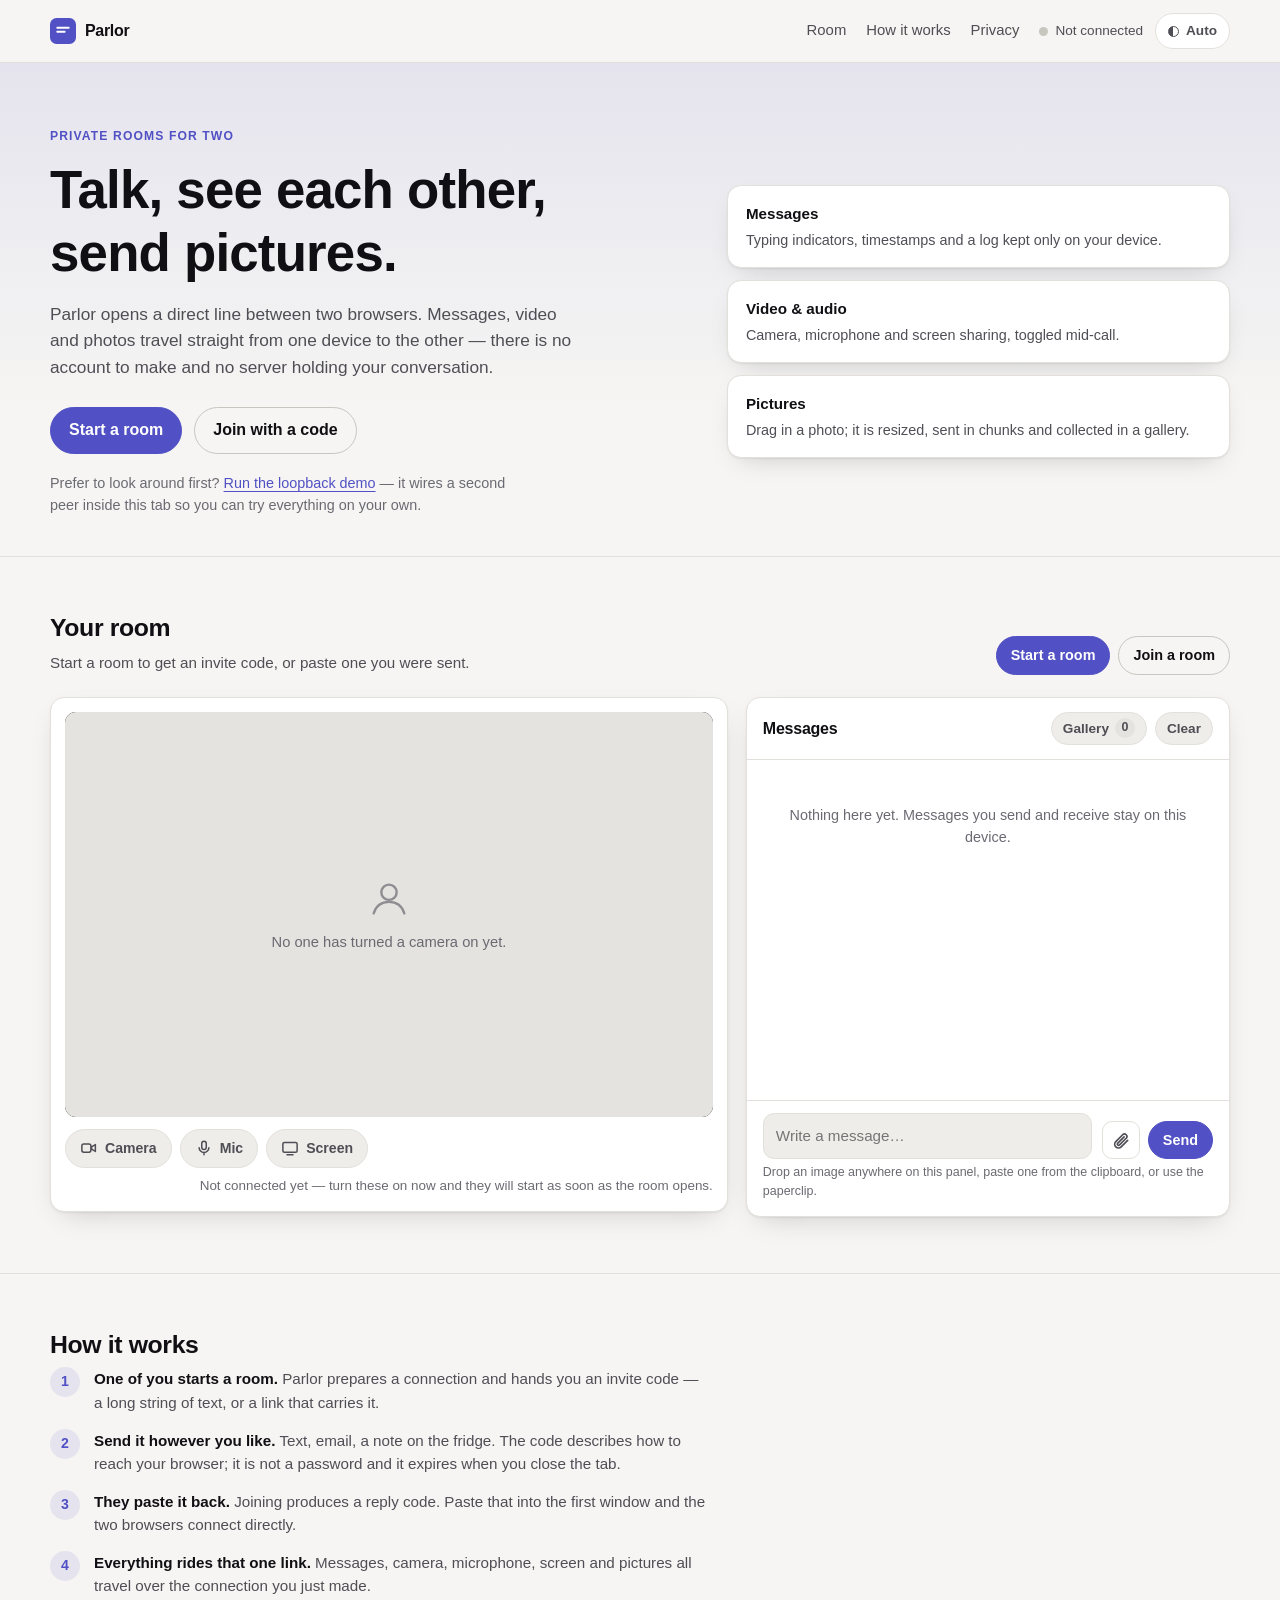
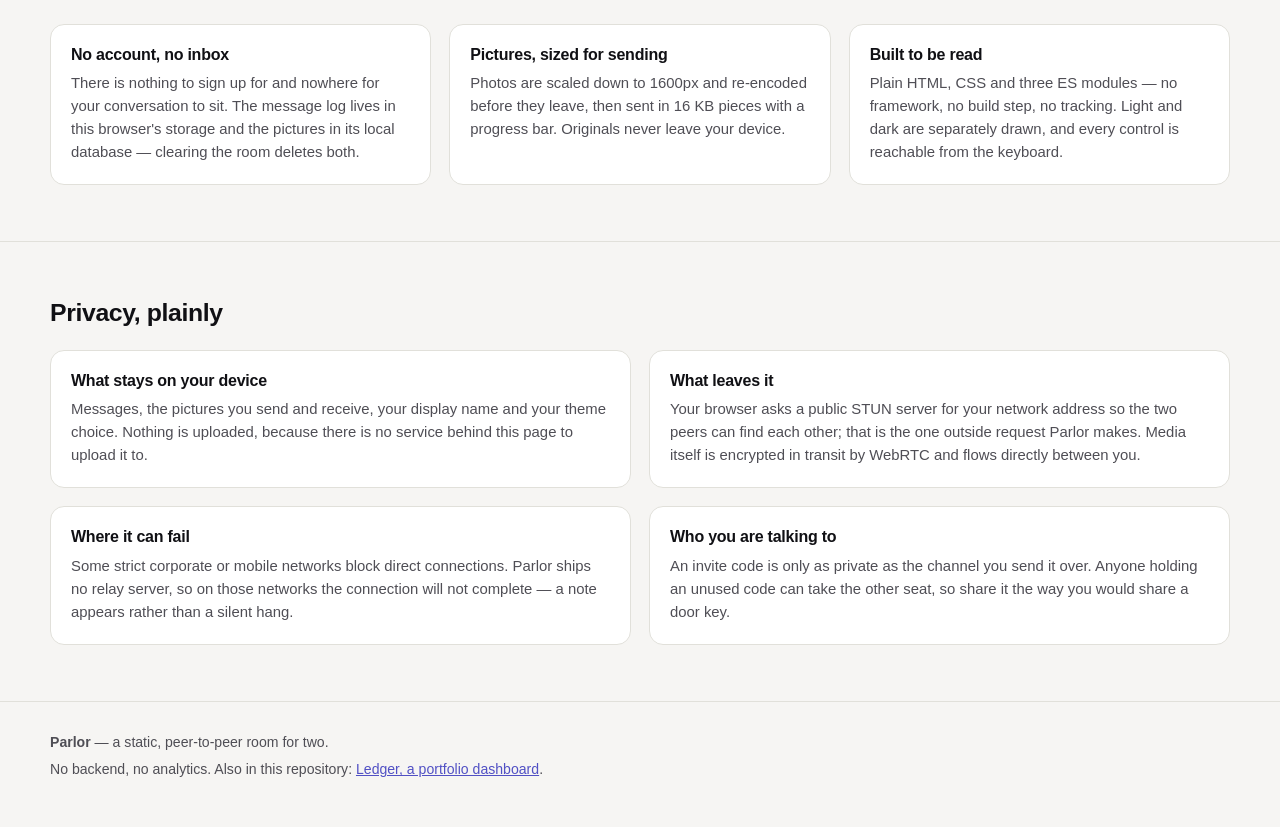
<file: index.html>
<!doctype html>
<html lang="en" data-theme="auto">
<head>
<meta charset="utf-8">
<meta name="viewport" content="width=device-width, initial-scale=1">
<title>Parlor — Messages, Video &amp; Photos</title>
<meta name="description" content="A private place to message, video chat and share pictures. Peer to peer, no account, no server in the middle.">
<link rel="icon" href="data:image/svg+xml,%3Csvg xmlns='http://www.w3.org/2000/svg' viewBox='0 0 32 32'%3E%3Crect width='32' height='32' rx='8' fill='%235b5bd6'/%3E%3Cpath d='M9 12h14M9 17h9' stroke='white' stroke-width='2.5' stroke-linecap='round'/%3E%3C/svg%3E">
<link rel="stylesheet" href="assets/styles.css">
</head>
<body>
<a class="skip" href="#main">Skip to content</a>

<header class="site-header">
  <div class="wrap header-inner">
    <a class="brand" href="#top">
      <svg class="brand-mark" viewBox="0 0 32 32" aria-hidden="true"><rect width="32" height="32" rx="8"/><path d="M9 12h14M9 17h9" fill="none" stroke-width="2.5" stroke-linecap="round"/></svg>
      <span>Parlor</span>
    </a>
    <nav class="nav" aria-label="Primary">
      <a href="#room">Room</a>
      <a href="#how">How it works</a>
      <a href="#privacy">Privacy</a>
    </nav>
    <div class="header-tools">
      <p class="status" id="status" role="status">
        <span class="status-dot" data-state="idle" id="status-dot" aria-hidden="true"></span>
        <span id="status-text">Not connected</span>
      </p>
      <button id="theme-toggle" class="theme-toggle" type="button" aria-label="Switch color theme">
        <span class="theme-dot" aria-hidden="true"></span><span id="theme-label">Auto</span>
      </button>
    </div>
  </div>
</header>

<main id="main">
  <section class="hero" id="top">
    <div class="wrap hero-inner">
      <div class="hero-copy">
        <p class="eyebrow">Private rooms for two</p>
        <h1>Talk, see each other, send pictures.</h1>
        <p class="lede">Parlor opens a direct line between two browsers. Messages, video and photos travel straight from one device to the other — there is no account to make and no server holding your conversation.</p>
        <div class="hero-actions">
          <button class="btn btn-primary" type="button" data-action="create">Start a room</button>
          <button class="btn btn-ghost" type="button" data-action="join">Join with a code</button>
        </div>
        <p class="hero-foot">Prefer to look around first? <button class="linkish" type="button" data-action="demo">Run the loopback demo</button> — it wires a second peer inside this tab so you can try everything on your own.</p>
      </div>
      <ul class="hero-points">
        <li><strong>Messages</strong><span>Typing indicators, timestamps and a log kept only on your device.</span></li>
        <li><strong>Video &amp; audio</strong><span>Camera, microphone and screen sharing, toggled mid-call.</span></li>
        <li><strong>Pictures</strong><span>Drag in a photo; it is resized, sent in chunks and collected in a gallery.</span></li>
      </ul>
    </div>
  </section>

  <section class="section" id="room" aria-labelledby="room-h">
    <div class="wrap">
      <div class="section-head">
        <div>
          <h2 id="room-h" class="section-title">Your room</h2>
          <p class="section-sub" id="room-sub">Start a room to get an invite code, or paste one you were sent.</p>
        </div>
        <div class="room-actions">
          <button class="btn btn-small btn-primary" type="button" data-action="create">Start a room</button>
          <button class="btn btn-small btn-ghost" type="button" data-action="join">Join a room</button>
          <button class="btn btn-small btn-danger" type="button" id="leave" hidden>Leave</button>
        </div>
      </div>

      <div class="room">
        <section class="stage card" aria-labelledby="stage-h">
          <h3 class="sr-only" id="stage-h">Video</h3>
          <div class="stage-video">
            <video id="remote-video" playsinline autoplay></video>
            <div class="stage-placeholder" id="stage-placeholder">
              <svg viewBox="0 0 48 48" aria-hidden="true"><circle cx="24" cy="18" r="8" fill="none" stroke-width="2.5"/><path d="M8 40c2.5-8 8.8-12 16-12s13.5 4 16 12" fill="none" stroke-width="2.5" stroke-linecap="round"/></svg>
              <p id="stage-placeholder-text">No one has turned a camera on yet.</p>
            </div>
            <div class="self-view" id="self-view" hidden>
              <video id="local-video" playsinline autoplay muted></video>
              <span class="self-label">You</span>
            </div>
            <p class="peer-badge" id="peer-badge" hidden></p>
          </div>
          <div class="stage-controls" role="group" aria-label="Call controls">
            <button class="ctl" type="button" id="btn-cam" aria-pressed="false">
              <svg viewBox="0 0 24 24" aria-hidden="true"><rect x="2.5" y="6.5" width="12" height="11" rx="2.5" fill="none" stroke-width="2"/><path d="M15.5 10.5l5-3v9l-5-3z" fill="none" stroke-width="2" stroke-linejoin="round"/></svg>
              <span>Camera</span>
            </button>
            <button class="ctl" type="button" id="btn-mic" aria-pressed="false">
              <svg viewBox="0 0 24 24" aria-hidden="true"><rect x="9" y="3" width="6" height="11" rx="3" fill="none" stroke-width="2"/><path d="M5.5 11.5a6.5 6.5 0 0013 0M12 18v3" fill="none" stroke-width="2" stroke-linecap="round"/></svg>
              <span>Mic</span>
            </button>
            <button class="ctl" type="button" id="btn-share" aria-pressed="false">
              <svg viewBox="0 0 24 24" aria-hidden="true"><rect x="2.5" y="4.5" width="19" height="13" rx="2" fill="none" stroke-width="2"/><path d="M8 21h8" fill="none" stroke-width="2" stroke-linecap="round"/></svg>
              <span>Screen</span>
            </button>
            <span class="ctl-note" id="ctl-note">Connect to a peer to start sending video.</span>
          </div>
        </section>

        <section class="chat card" aria-labelledby="chat-h">
          <div class="chat-head">
            <h3 id="chat-h">Messages</h3>
            <div class="chat-head-tools">
              <button class="chip" type="button" id="btn-gallery" aria-expanded="false" aria-controls="gallery">Gallery <span class="count" id="gallery-count">0</span></button>
              <button class="chip" type="button" id="btn-clear">Clear</button>
            </div>
          </div>

          <ol class="log" id="log" aria-live="polite" aria-relevant="additions" tabindex="0">
            <li class="empty" id="log-empty">Nothing here yet. Messages you send and receive stay on this device.</li>
          </ol>

          <p class="typing" id="typing" hidden><span></span><span></span><span></span> <em id="typing-name">Someone is typing…</em></p>

          <form class="composer" id="composer" autocomplete="off">
            <label class="sr-only" for="msg">Message</label>
            <textarea id="msg" name="msg" rows="1" placeholder="Write a message…" maxlength="4000"></textarea>
            <div class="composer-tools">
              <button class="icon-btn" type="button" id="btn-attach" aria-label="Attach pictures">
                <svg viewBox="0 0 24 24" aria-hidden="true"><path d="M20 12.5l-7.8 7.8a4.5 4.5 0 01-6.4-6.4l8.5-8.5a3 3 0 014.2 4.2l-8.5 8.5a1.5 1.5 0 01-2.1-2.1l7.8-7.8" fill="none" stroke-width="2" stroke-linecap="round" stroke-linejoin="round"/></svg>
              </button>
              <input type="file" id="file" accept="image/*" multiple hidden>
              <button class="btn btn-primary btn-small" type="submit" id="send">Send</button>
            </div>
          </form>
          <p class="composer-hint">Drop an image anywhere on this panel, paste one from the clipboard, or use the paperclip.</p>
        </section>
      </div>

      <section class="gallery card" id="gallery" hidden aria-labelledby="gallery-h">
        <div class="chat-head">
          <h3 id="gallery-h">Shared pictures</h3>
          <button class="chip" type="button" id="btn-gallery-close">Close</button>
        </div>
        <div class="gallery-grid" id="gallery-grid"></div>
        <p class="empty" id="gallery-empty">Pictures sent in this room will collect here.</p>
      </section>
    </div>
  </section>

  <section class="section" id="how" aria-labelledby="how-h">
    <div class="wrap">
      <h2 id="how-h" class="section-title">How it works</h2>
      <ol class="steps">
        <li><strong>One of you starts a room.</strong> Parlor prepares a connection and hands you an invite code — a long string of text, or a link that carries it.</li>
        <li><strong>Send it however you like.</strong> Text, email, a note on the fridge. The code describes how to reach your browser; it is not a password and it expires when you close the tab.</li>
        <li><strong>They paste it back.</strong> Joining produces a reply code. Paste that into the first window and the two browsers connect directly.</li>
        <li><strong>Everything rides that one link.</strong> Messages, camera, microphone, screen and pictures all travel over the connection you just made.</li>
      </ol>
      <div class="grid-3">
        <article class="feature">
          <h3>No account, no inbox</h3>
          <p>There is nothing to sign up for and nowhere for your conversation to sit. The message log lives in this browser's storage and the pictures in its local database — clearing the room deletes both.</p>
        </article>
        <article class="feature">
          <h3>Pictures, sized for sending</h3>
          <p>Photos are scaled down to 1600px and re-encoded before they leave, then sent in 16&nbsp;KB pieces with a progress bar. Originals never leave your device.</p>
        </article>
        <article class="feature">
          <h3>Built to be read</h3>
          <p>Plain HTML, CSS and three ES modules — no framework, no build step, no tracking. Light and dark are separately drawn, and every control is reachable from the keyboard.</p>
        </article>
      </div>
    </div>
  </section>

  <section class="section" id="privacy" aria-labelledby="privacy-h">
    <div class="wrap">
      <h2 id="privacy-h" class="section-title">Privacy, plainly</h2>
      <div class="grid-2">
        <article class="feature">
          <h3>What stays on your device</h3>
          <p>Messages, the pictures you send and receive, your display name and your theme choice. Nothing is uploaded, because there is no service behind this page to upload it to.</p>
        </article>
        <article class="feature">
          <h3>What leaves it</h3>
          <p>Your browser asks a public STUN server for your network address so the two peers can find each other; that is the one outside request Parlor makes. Media itself is encrypted in transit by WebRTC and flows directly between you.</p>
        </article>
        <article class="feature">
          <h3>Where it can fail</h3>
          <p>Some strict corporate or mobile networks block direct connections. Parlor ships no relay server, so on those networks the connection will not complete — a note appears rather than a silent hang.</p>
        </article>
        <article class="feature">
          <h3>Who you are talking to</h3>
          <p>An invite code is only as private as the channel you send it over. Anyone holding an unused code can take the other seat, so share it the way you would share a door key.</p>
        </article>
      </div>
    </div>
  </section>
</main>

<footer class="site-footer">
  <div class="wrap footer-inner">
    <p><strong>Parlor</strong> — a static, peer-to-peer room for two.</p>
    <p class="muted">No backend, no analytics. Also in this repository: <a href="ledger/">Ledger, a portfolio dashboard</a>.</p>
  </div>
</footer>

<dialog class="sheet" id="connect">
  <form method="dialog" class="sheet-close-form"><button class="sheet-close" aria-label="Close">×</button></form>
  <h2 id="connect-title">Start a room</h2>
  <p class="sheet-sub" id="connect-sub"></p>

  <ol class="sheet-steps" id="sheet-steps">
    <li data-step="1">
      <h3 id="step1-h">Step one</h3>
      <p class="step-sub" id="step1-sub"></p>
      <div class="code-block" id="step1-out">
        <label class="sr-only" for="out-code">Your code</label>
        <textarea id="out-code" readonly rows="3" spellcheck="false"></textarea>
        <div class="code-tools">
          <button class="btn btn-small" type="button" id="copy-code">Copy code</button>
          <button class="btn btn-small btn-ghost" type="button" id="copy-link">Copy invite link</button>
          <span class="copy-note" id="copy-note" role="status"></span>
        </div>
      </div>
      <div class="code-block" id="step1-in" hidden>
        <label class="sr-only" for="in-code">Paste the invite code</label>
        <textarea id="in-code" rows="3" spellcheck="false" placeholder="Paste the invite code you were sent…"></textarea>
        <div class="code-tools">
          <button class="btn btn-small btn-primary" type="button" id="accept-code">Generate my reply</button>
          <span class="copy-note" id="accept-note" role="status"></span>
        </div>
      </div>
      <p class="working" id="step1-working" hidden>Preparing the connection…</p>
    </li>
    <li data-step="2">
      <h3 id="step2-h">Step two</h3>
      <p class="step-sub" id="step2-sub"></p>
      <div class="code-block" id="step2-in">
        <label class="sr-only" for="reply-code">Paste their reply</label>
        <textarea id="reply-code" rows="3" spellcheck="false" placeholder="Paste the reply code here…"></textarea>
        <div class="code-tools">
          <button class="btn btn-small btn-primary" type="button" id="finish">Connect</button>
          <span class="copy-note" id="finish-note" role="status"></span>
        </div>
      </div>
      <p class="working" id="step2-waiting" hidden>Waiting for them to connect…</p>
    </li>
  </ol>

  <div class="sheet-foot">
    <label class="field">
      <span>Your display name</span>
      <input type="text" id="display-name" maxlength="24" placeholder="Anon">
    </label>
    <p class="sheet-error" id="sheet-error" role="alert" hidden></p>
  </div>
</dialog>

<dialog class="lightbox" id="lightbox">
  <form method="dialog" class="sheet-close-form"><button class="sheet-close" aria-label="Close">×</button></form>
  <img id="lightbox-img" alt="">
  <p class="lightbox-cap" id="lightbox-cap"></p>
  <a class="btn btn-small" id="lightbox-download" download>Download</a>
</dialog>

<div class="drop-veil" id="drop-veil" hidden><p>Drop pictures to send</p></div>

<script type="module" src="assets/app.js"></script>
</body>
</html>
</file>
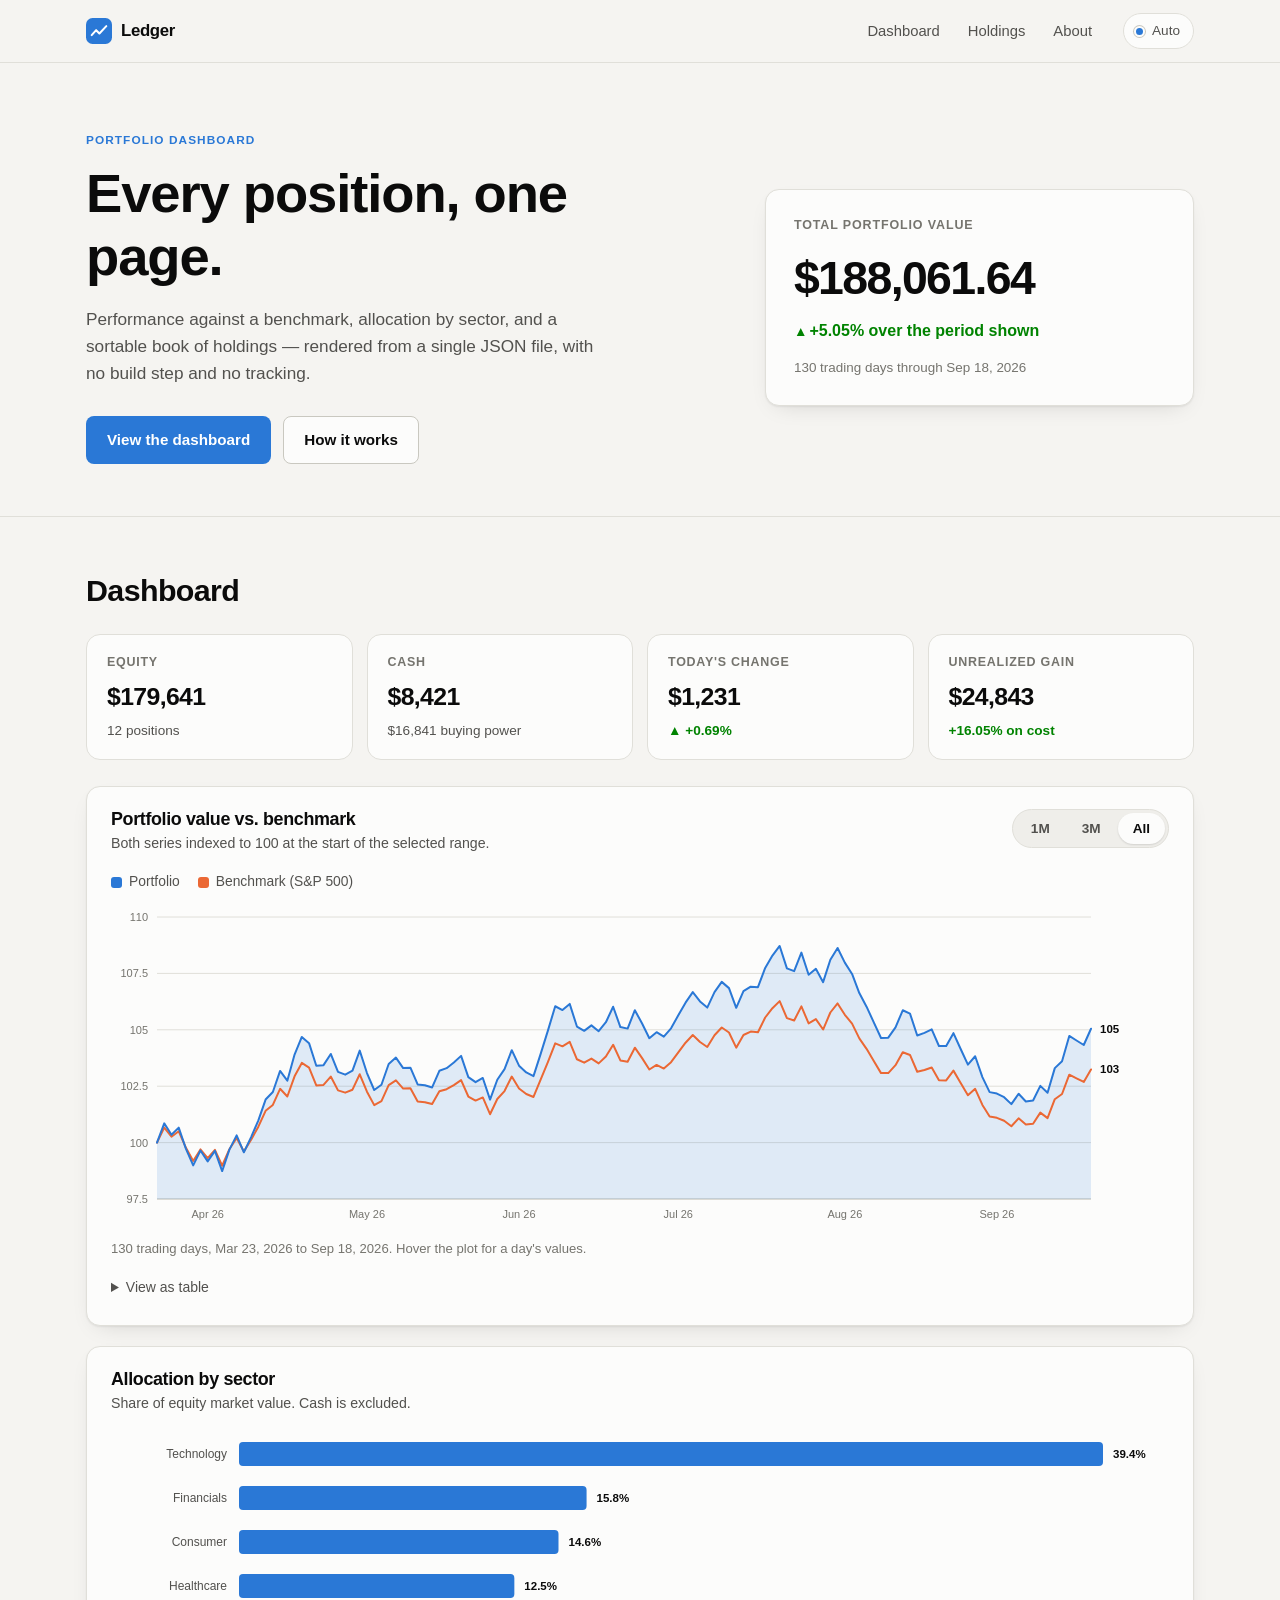
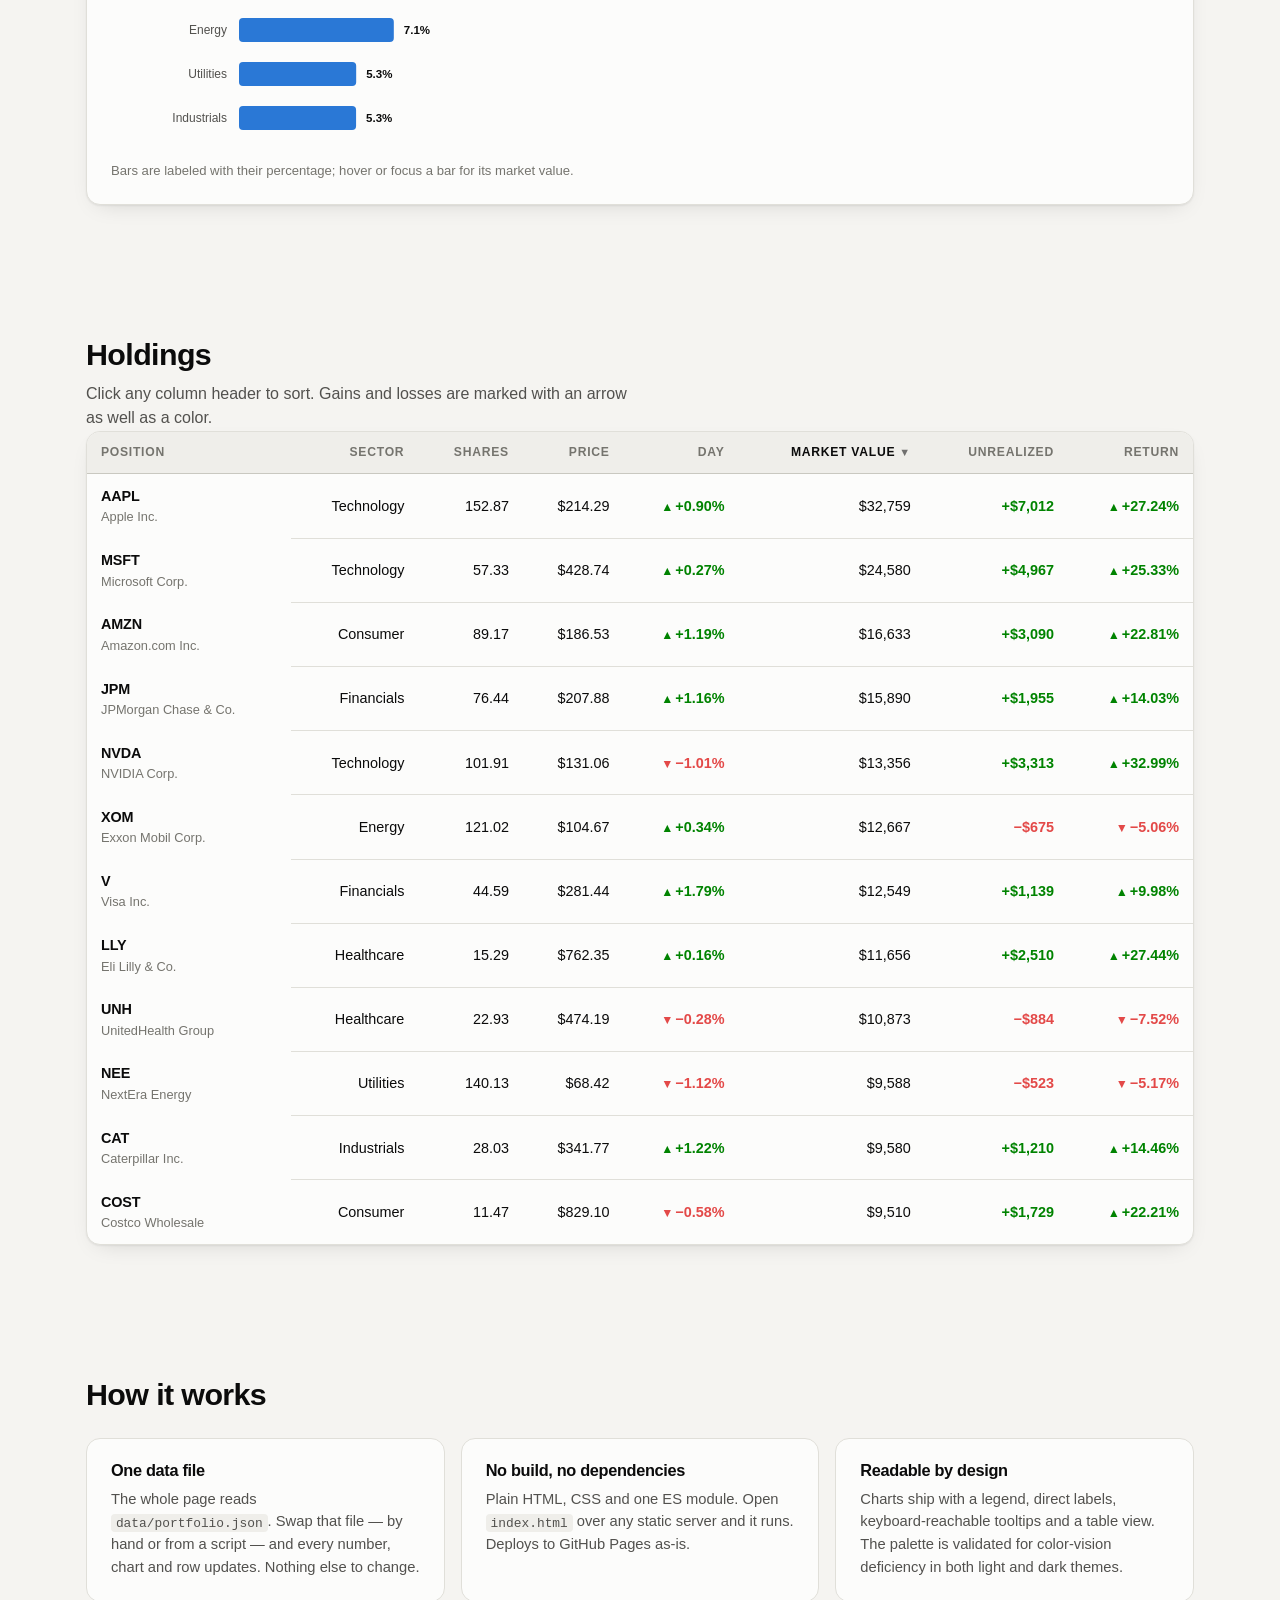
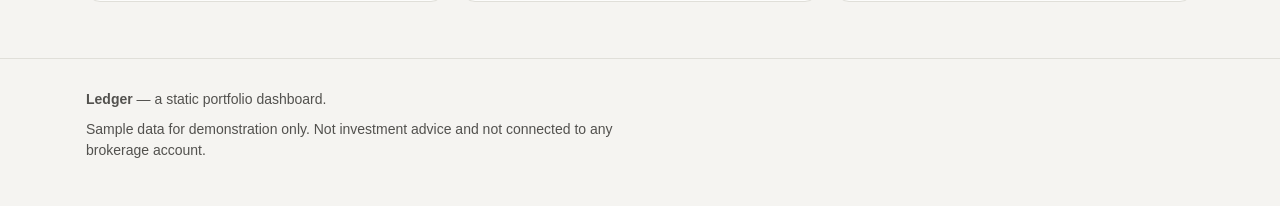
<file: ledger/index.html>
<!doctype html>
<html lang="en" data-theme="auto">
<head>
<meta charset="utf-8">
<meta name="viewport" content="width=device-width, initial-scale=1">
<title>Ledger — Portfolio Dashboard</title>
<meta name="description" content="A lightweight portfolio dashboard: performance, allocation and holdings in one page.">
<link rel="icon" href="data:image/svg+xml,%3Csvg xmlns='http://www.w3.org/2000/svg' viewBox='0 0 32 32'%3E%3Crect width='32' height='32' rx='8' fill='%232a78d6'/%3E%3Cpath d='M7 21l5.5-6 4 4L25 10' stroke='white' stroke-width='2.5' fill='none' stroke-linecap='round' stroke-linejoin='round'/%3E%3C/svg%3E">
<link rel="stylesheet" href="assets/styles.css">
</head>
<body>
<a class="skip" href="#main">Skip to content</a>

<header class="site-header">
  <div class="wrap header-inner">
    <a class="brand" href="#top">
      <svg class="brand-mark" viewBox="0 0 32 32" aria-hidden="true"><rect width="32" height="32" rx="8"/><path d="M7 21l5.5-6 4 4L25 10" fill="none" stroke-width="2.5" stroke-linecap="round" stroke-linejoin="round"/></svg>
      <span>Ledger</span>
    </a>
    <nav class="nav" aria-label="Primary">
      <a href="#dashboard">Dashboard</a>
      <a href="#holdings">Holdings</a>
      <a href="#about">About</a>
    </nav>
    <button id="theme-toggle" class="theme-toggle" type="button" aria-label="Switch color theme">
      <span class="theme-dot" aria-hidden="true"></span><span id="theme-label">Auto</span>
    </button>
  </div>
</header>

<main id="main">
  <section class="hero" id="top">
    <div class="wrap hero-inner">
      <div class="hero-copy">
        <p class="eyebrow">Portfolio dashboard</p>
        <h1>Every position, one page.</h1>
        <p class="lede">Performance against a benchmark, allocation by sector, and a sortable book of holdings — rendered from a single JSON file, with no build step and no tracking.</p>
        <div class="hero-actions">
          <a class="btn btn-primary" href="#dashboard">View the dashboard</a>
          <a class="btn btn-ghost" href="#about">How it works</a>
        </div>
      </div>
      <div class="hero-figure">
        <p class="hero-figure-label">Total portfolio value</p>
        <p class="hero-number" id="hero-value">—</p>
        <p class="hero-delta" id="hero-delta"></p>
        <p class="hero-foot" id="hero-foot"></p>
      </div>
    </div>
  </section>

  <section class="section" id="dashboard" aria-labelledby="dashboard-h">
    <div class="wrap">
      <h2 id="dashboard-h" class="section-title">Dashboard</h2>

      <div class="tiles" id="tiles"></div>

      <div class="card">
        <div class="card-head">
          <div>
            <h3 class="card-title">Portfolio value vs. benchmark</h3>
            <p class="card-sub">Both series indexed to 100 at the start of the selected range.</p>
          </div>
          <div class="filters" role="group" aria-label="Time range">
            <button type="button" data-range="30">1M</button>
            <button type="button" data-range="90">3M</button>
            <button type="button" data-range="0" aria-pressed="true">All</button>
          </div>
        </div>
        <div class="legend" id="perf-legend"></div>
        <figure class="figure">
          <div class="chart" id="perf-chart"></div>
          <figcaption class="figure-cap" id="perf-cap"></figcaption>
        </figure>
        <details class="table-view">
          <summary>View as table</summary>
          <div class="table-scroll"><table id="perf-table"><caption class="sr-only">Portfolio and benchmark values, monthly</caption></table></div>
        </details>
      </div>

      <div class="card">
        <div class="card-head">
          <div>
            <h3 class="card-title">Allocation by sector</h3>
            <p class="card-sub">Share of equity market value. Cash is excluded.</p>
          </div>
        </div>
        <figure class="figure">
          <div class="chart" id="alloc-chart"></div>
          <figcaption class="figure-cap">Bars are labeled with their percentage; hover or focus a bar for its market value.</figcaption>
        </figure>
      </div>
    </div>
  </section>

  <section class="section" id="holdings" aria-labelledby="holdings-h">
    <div class="wrap">
      <h2 id="holdings-h" class="section-title">Holdings</h2>
      <p class="section-sub">Click any column header to sort. Gains and losses are marked with an arrow as well as a color.</p>
      <div class="card card-flush">
        <div class="table-scroll">
          <table class="holdings" id="holdings-table">
            <caption class="sr-only">Current holdings with market value and unrealized gain or loss</caption>
          </table>
        </div>
      </div>
    </div>
  </section>

  <section class="section" id="about" aria-labelledby="about-h">
    <div class="wrap">
      <h2 id="about-h" class="section-title">How it works</h2>
      <div class="grid-3">
        <article class="feature">
          <h3>One data file</h3>
          <p>The whole page reads <code>data/portfolio.json</code>. Swap that file — by hand or from a script — and every number, chart and row updates. Nothing else to change.</p>
        </article>
        <article class="feature">
          <h3>No build, no dependencies</h3>
          <p>Plain HTML, CSS and one ES module. Open <code>index.html</code> over any static server and it runs. Deploys to GitHub Pages as-is.</p>
        </article>
        <article class="feature">
          <h3>Readable by design</h3>
          <p>Charts ship with a legend, direct labels, keyboard-reachable tooltips and a table view. The palette is validated for color-vision deficiency in both light and dark themes.</p>
        </article>
      </div>
    </div>
  </section>
</main>

<footer class="site-footer">
  <div class="wrap footer-inner">
    <p><strong>Ledger</strong> — a static portfolio dashboard.</p>
    <p class="disclaimer" id="disclaimer"></p>
  </div>
</footer>

<script type="module" src="assets/app.js"></script>
</body>
</html>
</file>
<file: assets/styles.css>
/* ── Tokens ────────────────────────────────────────────────────────────── */
:root {
  color-scheme: light;

  --surface-0: #f6f5f3;
  --surface-1: #ffffff;
  --surface-2: #eeedea;
  --surface-3: #e4e3df;
  --border:    #e1e0da;
  --border-strong: #c7c6bf;

  --text-primary:   #101014;
  --text-secondary: #4f4e55;
  --text-muted:     #6a6a72;
  --text-onaccent:  #ffffff;

  --accent:       #5150c4;
  --accent-hover: #403fa8;
  --accent-soft:  rgba(81, 80, 196, .10);
  --accent-ring:  rgba(81, 80, 196, .38);

  --good:     #0a7d42;
  --warn:     #9a6400;
  --critical: #c33b3a;

  --bubble-me:   #5150c4;
  --bubble-them: #eeedea;

  --shadow: 0 1px 2px rgba(16, 16, 20, .06), 0 10px 28px -14px rgba(16, 16, 20, .25);
  --shadow-lg: 0 24px 60px -20px rgba(16, 16, 20, .38);

  --radius: 14px;
  --radius-sm: 9px;
  --wrap: 1180px;

  --font: ui-sans-serif, -apple-system, BlinkMacSystemFont, "Segoe UI", Inter, Roboto, Helvetica, Arial, sans-serif;
  --mono: ui-monospace, SFMono-Regular, "SF Mono", Menlo, Consolas, monospace;
}

@media (prefers-color-scheme: dark) {
  :root:not([data-theme="light"]) {
    color-scheme: dark;

    --surface-0: #101014;
    --surface-1: #17171d;
    --surface-2: #1f1f27;
    --surface-3: #282833;
    --border:    #2d2d38;
    --border-strong: #454452;

    --text-primary:   #f4f3f7;
    --text-secondary: #b9b8c4;
    --text-muted:     #8e8d99;

    --accent:       #9a99f0;
    --accent-hover: #b4b3f7;
    --accent-soft:  rgba(154, 153, 240, .14);
    --accent-ring:  rgba(154, 153, 240, .48);

    --good:     #4cc38a;
    --warn:     #e0aa4f;
    --critical: #f08381;

    --bubble-me:   #4746b0;
    --bubble-them: #23232c;

    --text-onaccent: #13131b;

    --shadow: 0 1px 2px rgba(0, 0, 0, .5), 0 12px 32px -16px rgba(0, 0, 0, .8);
    --shadow-lg: 0 28px 70px -24px rgba(0, 0, 0, .9);
  }
}

:root[data-theme="dark"] {
  color-scheme: dark;

  --surface-0: #101014;
  --surface-1: #17171d;
  --surface-2: #1f1f27;
  --surface-3: #282833;
  --border:    #2d2d38;
  --border-strong: #454452;

  --text-primary:   #f4f3f7;
  --text-secondary: #b9b8c4;
  --text-muted:     #8e8d99;

  --accent:       #9a99f0;
  --accent-hover: #b4b3f7;
  --accent-soft:  rgba(154, 153, 240, .14);
  --accent-ring:  rgba(154, 153, 240, .48);

  --good:     #4cc38a;
  --warn:     #e0aa4f;
  --critical: #f08381;

  --bubble-me:   #4746b0;
  --bubble-them: #23232c;

  --text-onaccent: #13131b;

  --shadow: 0 1px 2px rgba(0, 0, 0, .5), 0 12px 32px -16px rgba(0, 0, 0, .8);
  --shadow-lg: 0 28px 70px -24px rgba(0, 0, 0, .9);
}

/* ── Base ──────────────────────────────────────────────────────────────── */
* { box-sizing: border-box; }

/* Several components below set `display`, which would otherwise win against the
   user-agent rules for [hidden] and for a closed dialog, leaving them on screen. */
[hidden] { display: none !important; }
dialog:not([open]) { display: none !important; }

html { scroll-behavior: smooth; }
@media (prefers-reduced-motion: reduce) {
  html { scroll-behavior: auto; }
  *, *::before, *::after { animation-duration: .01ms !important; animation-iteration-count: 1 !important; transition-duration: .01ms !important; }
}

body {
  margin: 0;
  font-family: var(--font);
  font-size: 16px;
  line-height: 1.55;
  color: var(--text-primary);
  background: var(--surface-0);
  -webkit-font-smoothing: antialiased;
}

h1, h2, h3 { line-height: 1.2; letter-spacing: -.015em; margin: 0; }
p { margin: 0; }
a { color: var(--accent); }

:focus-visible {
  outline: 2px solid var(--accent);
  outline-offset: 2px;
  border-radius: 4px;
}

.sr-only {
  position: absolute; width: 1px; height: 1px; padding: 0; margin: -1px;
  overflow: hidden; clip: rect(0 0 0 0); white-space: nowrap; border: 0;
}

.skip {
  position: absolute; left: 12px; top: -48px; z-index: 40;
  background: var(--surface-1); color: var(--text-primary);
  border: 1px solid var(--border-strong); border-radius: var(--radius-sm);
  padding: 8px 14px; text-decoration: none; transition: top .15s ease;
}
.skip:focus { top: 12px; }

.wrap { width: min(var(--wrap), 100% - 40px); margin-inline: auto; }
@media (max-width: 640px) { .wrap { width: min(var(--wrap), 100% - 28px); } }

/* ── Buttons ───────────────────────────────────────────────────────────── */
.btn {
  display: inline-flex; align-items: center; justify-content: center; gap: 8px;
  font: inherit; font-weight: 550;
  padding: 10px 18px;
  border-radius: 999px;
  border: 1px solid var(--border-strong);
  background: var(--surface-1);
  color: var(--text-primary);
  cursor: pointer;
  text-decoration: none;
  transition: background .15s ease, border-color .15s ease, transform .1s ease;
}
.btn:hover { background: var(--surface-2); }
.btn:active { transform: translateY(1px); }
.btn-primary { background: var(--accent); border-color: var(--accent); color: var(--text-onaccent); }
.btn-primary:hover { background: var(--accent-hover); border-color: var(--accent-hover); }
.btn-ghost { background: transparent; }
.btn-ghost:hover { background: var(--accent-soft); border-color: var(--accent); }
.btn-danger { color: var(--critical); border-color: var(--border-strong); }
.btn-danger:hover { background: var(--surface-2); border-color: var(--critical); }
.btn-small { padding: 7px 14px; font-size: .9rem; }
.btn[disabled] { opacity: .5; cursor: not-allowed; }

.linkish {
  font: inherit; color: var(--accent); background: none; border: 0; padding: 0;
  cursor: pointer; text-decoration: underline; text-underline-offset: 3px;
}

.chip {
  font: inherit; font-size: .85rem; font-weight: 550;
  display: inline-flex; align-items: center; gap: 6px;
  padding: 5px 11px; border-radius: 999px;
  border: 1px solid var(--border); background: var(--surface-2);
  color: var(--text-secondary); cursor: pointer;
}
.chip:hover { border-color: var(--border-strong); color: var(--text-primary); }
.chip .count {
  min-width: 20px; padding: 0 5px; border-radius: 999px;
  background: var(--surface-3); color: var(--text-secondary);
  font-variant-numeric: tabular-nums; font-size: .78rem; text-align: center;
}

.icon-btn {
  display: inline-grid; place-items: center;
  width: 38px; height: 38px; padding: 0;
  border-radius: 10px; border: 1px solid var(--border);
  background: var(--surface-1); color: var(--text-secondary); cursor: pointer;
}
.icon-btn:hover { color: var(--text-primary); border-color: var(--border-strong); }
.icon-btn svg { width: 20px; height: 20px; stroke: currentColor; }

/* ── Header ────────────────────────────────────────────────────────────── */
.site-header {
  position: sticky; top: 0; z-index: 20;
  background: color-mix(in srgb, var(--surface-0) 88%, transparent);
  backdrop-filter: blur(10px);
  border-bottom: 1px solid var(--border);
}
.header-inner { display: flex; align-items: center; gap: 20px; height: 62px; }
.brand { display: inline-flex; align-items: center; gap: 9px; font-weight: 650; color: var(--text-primary); text-decoration: none; letter-spacing: -.02em; }
.brand-mark { width: 26px; height: 26px; }
.brand-mark rect { fill: var(--accent); }
.brand-mark path { stroke: var(--text-onaccent); }
.nav { display: flex; gap: 20px; margin-left: auto; }
.nav a { color: var(--text-secondary); text-decoration: none; font-size: .93rem; font-weight: 500; }
.nav a:hover { color: var(--text-primary); }
.header-tools { display: flex; align-items: center; gap: 12px; }

.status { display: inline-flex; align-items: center; gap: 7px; font-size: .85rem; color: var(--text-secondary); white-space: nowrap; }
.status-dot { width: 9px; height: 9px; border-radius: 50%; background: var(--border-strong); flex: none; }
.status-dot[data-state="live"] { background: var(--good); box-shadow: 0 0 0 3px color-mix(in srgb, var(--good) 22%, transparent); }
.status-dot[data-state="pending"] { background: var(--warn); animation: pulse 1.4s ease-in-out infinite; }
.status-dot[data-state="failed"] { background: var(--critical); }
@keyframes pulse { 50% { opacity: .35; } }

.theme-toggle {
  display: inline-flex; align-items: center; gap: 7px;
  font: inherit; font-size: .85rem; font-weight: 550;
  padding: 6px 12px; border-radius: 999px;
  border: 1px solid var(--border); background: var(--surface-1);
  color: var(--text-secondary); cursor: pointer;
}
.theme-toggle:hover { border-color: var(--border-strong); color: var(--text-primary); }
.theme-dot { width: 11px; height: 11px; border-radius: 50%; border: 1.5px solid currentColor; background: linear-gradient(90deg, currentColor 50%, transparent 50%); }

@media (max-width: 900px) {
  .nav { display: none; }
  .header-inner { gap: 12px; }
  .header-tools { margin-left: auto; }
}
@media (max-width: 520px) {
  .status span:last-child { display: none; }
  .theme-toggle span:last-child { display: none; }
}

/* ── Hero ──────────────────────────────────────────────────────────────── */
.hero { padding: 64px 0 40px; border-bottom: 1px solid var(--border); background: linear-gradient(180deg, var(--accent-soft), transparent 70%); }
.hero-inner { display: grid; grid-template-columns: minmax(0, 1.25fr) minmax(0, 1fr); gap: 48px; align-items: center; }
.eyebrow { text-transform: uppercase; letter-spacing: .09em; font-size: .76rem; font-weight: 650; color: var(--accent); margin-bottom: 12px; }
.hero h1 { font-size: clamp(2.1rem, 4.6vw, 3.3rem); margin-bottom: 16px; }
.lede { font-size: 1.08rem; color: var(--text-secondary); max-width: 56ch; }
.hero-actions { display: flex; flex-wrap: wrap; gap: 12px; margin-top: 26px; }
.hero-foot { margin-top: 18px; font-size: .9rem; color: var(--text-muted); max-width: 58ch; }

.hero-points { list-style: none; margin: 0; padding: 0; display: grid; gap: 12px; }
.hero-points li {
  background: var(--surface-1); border: 1px solid var(--border);
  border-radius: var(--radius); padding: 16px 18px; box-shadow: var(--shadow);
  display: grid; gap: 3px;
}
.hero-points strong { font-size: .95rem; }
.hero-points span { font-size: .9rem; color: var(--text-secondary); }

@media (max-width: 900px) {
  .hero { padding: 40px 0 32px; }
  .hero-inner { grid-template-columns: 1fr; gap: 32px; }
}

/* ── Sections ──────────────────────────────────────────────────────────── */
.section { padding: 56px 0; border-bottom: 1px solid var(--border); }
.section-title { font-size: 1.55rem; margin-bottom: 8px; }
.section-sub { color: var(--text-secondary); font-size: .95rem; max-width: 62ch; }
.section-head { display: flex; flex-wrap: wrap; gap: 16px; align-items: flex-end; justify-content: space-between; margin-bottom: 22px; }
.room-actions { display: flex; flex-wrap: wrap; gap: 8px; }

.card {
  background: var(--surface-1);
  border: 1px solid var(--border);
  border-radius: var(--radius);
  box-shadow: var(--shadow);
}

.grid-3 { display: grid; grid-template-columns: repeat(3, 1fr); gap: 18px; margin-top: 26px; }
.grid-2 { display: grid; grid-template-columns: repeat(2, 1fr); gap: 18px; margin-top: 22px; }
@media (max-width: 860px) { .grid-3, .grid-2 { grid-template-columns: 1fr; } }

.feature { background: var(--surface-1); border: 1px solid var(--border); border-radius: var(--radius); padding: 20px; }
.feature h3 { font-size: 1rem; margin-bottom: 8px; }
.feature p { font-size: .93rem; color: var(--text-secondary); }

.steps { counter-reset: step; list-style: none; margin: 0; padding: 0; display: grid; gap: 14px; max-width: 74ch; }
.steps li { counter-increment: step; position: relative; padding-left: 44px; color: var(--text-secondary); font-size: .95rem; }
.steps li::before {
  content: counter(step);
  position: absolute; left: 0; top: 0;
  width: 30px; height: 30px; display: grid; place-items: center;
  border-radius: 50%; background: var(--accent-soft); color: var(--accent);
  font-weight: 650; font-size: .88rem; font-variant-numeric: tabular-nums;
}
.steps strong { color: var(--text-primary); }

/* ── Room layout ───────────────────────────────────────────────────────── */
.room { display: grid; grid-template-columns: minmax(0, 1.4fr) minmax(340px, 1fr); gap: 18px; align-items: start; }
@media (max-width: 1000px) { .room { grid-template-columns: 1fr; } }

/* Stage */
.stage { padding: 14px; display: grid; gap: 12px; }
.stage-video {
  position: relative; aspect-ratio: 16 / 10;
  background: var(--surface-3); border-radius: 11px; overflow: hidden;
  display: grid; place-items: center;
}
/* The remote video stays in the layout even with nothing playing: a video the
   browser is not rendering may never decode its first frame, so the placeholder
   covers it rather than replacing it. */
.stage-video video#remote-video { position: absolute; inset: 0; width: 100%; height: 100%; object-fit: contain; background: #000; }
.stage-video.has-remote .stage-placeholder { display: none; }

.stage-placeholder {
  position: absolute; inset: 0;
  display: grid; align-content: center; justify-items: center; gap: 10px;
  color: var(--text-muted); padding: 24px; text-align: center;
  background: var(--surface-3);
}
.stage-placeholder svg { width: 46px; height: 46px; stroke: currentColor; opacity: .7; }
.stage-placeholder p { font-size: .92rem; max-width: 34ch; }

.self-view {
  position: absolute; right: 12px; bottom: 12px;
  width: clamp(104px, 24%, 190px); aspect-ratio: 4 / 3;
  border-radius: 9px; overflow: hidden;
  border: 1px solid rgba(255, 255, 255, .28);
  box-shadow: var(--shadow-lg); background: #000;
}
.self-view video { width: 100%; height: 100%; object-fit: cover; transform: scaleX(-1); }
.self-view.sharing video { transform: none; object-fit: contain; }
.self-label {
  position: absolute; left: 6px; bottom: 5px;
  font-size: .68rem; font-weight: 600; letter-spacing: .03em;
  color: #fff; background: rgba(0, 0, 0, .55); padding: 2px 6px; border-radius: 5px;
}
.peer-badge {
  position: absolute; left: 12px; top: 12px;
  font-size: .78rem; font-weight: 600;
  color: #fff; background: rgba(0, 0, 0, .55); padding: 4px 10px; border-radius: 999px;
}

.stage-controls { display: flex; flex-wrap: wrap; align-items: center; gap: 8px; }
.ctl {
  display: inline-flex; align-items: center; gap: 7px;
  font: inherit; font-size: .88rem; font-weight: 550;
  padding: 8px 14px; border-radius: 999px;
  border: 1px solid var(--border); background: var(--surface-2);
  color: var(--text-secondary); cursor: pointer;
}
.ctl svg { width: 18px; height: 18px; stroke: currentColor; }
.ctl:hover:not([disabled]) { color: var(--text-primary); border-color: var(--border-strong); }
.ctl[aria-pressed="true"] { background: var(--accent); border-color: var(--accent); color: var(--text-onaccent); }
.ctl[disabled] { opacity: .45; cursor: not-allowed; }
.ctl-note { font-size: .84rem; color: var(--text-muted); margin-left: auto; }
@media (max-width: 560px) { .ctl-note { margin-left: 0; width: 100%; } }

/* Chat */
.chat { display: grid; grid-template-rows: auto minmax(0, 1fr) auto auto auto; min-height: 520px; max-height: min(74vh, 720px); position: relative; }
.chat-head {
  display: flex; align-items: center; justify-content: space-between; gap: 12px;
  padding: 14px 16px; border-bottom: 1px solid var(--border);
}
.chat-head h3 { font-size: 1rem; }
.chat-head-tools { display: flex; gap: 8px; }

.log { list-style: none; margin: 0; padding: 16px; overflow-y: auto; display: grid; gap: 10px; align-content: start; }
.log:focus-visible { outline-offset: -2px; }
.empty { color: var(--text-muted); font-size: .9rem; text-align: center; padding: 28px 16px; }

.bubble { display: grid; gap: 4px; justify-items: start; max-width: 82%; }
.bubble.me { margin-left: auto; justify-items: end; }
.bubble-body {
  padding: 9px 13px; border-radius: 15px;
  background: var(--bubble-them); color: var(--text-primary);
  font-size: .95rem; white-space: pre-wrap; overflow-wrap: anywhere;
}
.bubble.me .bubble-body { background: var(--bubble-me); color: #fff; border-bottom-right-radius: 5px; }
.bubble.them .bubble-body { border-bottom-left-radius: 5px; }
.bubble-meta { font-size: .72rem; color: var(--text-muted); display: flex; gap: 6px; align-items: center; }
.bubble.pending .bubble-body { opacity: .6; }

.bubble.system { max-width: 100%; justify-items: center; margin-inline: auto; }
.bubble.system .bubble-body {
  background: transparent; color: var(--text-muted);
  font-size: .82rem; text-align: center; padding: 2px 0;
}

.bubble-img { padding: 0; overflow: hidden; background: var(--surface-2); border: 1px solid var(--border); }
.bubble.me .bubble-img { background: var(--surface-2); }
.bubble-img button { display: block; padding: 0; border: 0; background: none; cursor: zoom-in; line-height: 0; }
.bubble-img img { display: block; max-width: 100%; width: 260px; height: auto; }
.img-progress { height: 4px; background: var(--surface-3); }
.img-progress i { display: block; height: 100%; background: var(--accent); width: 0; transition: width .2s ease; }
.img-caption { padding: 7px 11px; font-size: .78rem; color: var(--text-muted); display: flex; justify-content: space-between; gap: 10px; }

.typing { display: flex; align-items: center; gap: 4px; padding: 0 16px 8px; font-size: .82rem; color: var(--text-muted); }
.typing span { width: 5px; height: 5px; border-radius: 50%; background: var(--text-muted); animation: bounce 1.1s infinite; }
.typing span:nth-child(2) { animation-delay: .15s; }
.typing span:nth-child(3) { animation-delay: .3s; margin-right: 4px; }
.typing em { font-style: normal; font-weight: 600; }
@keyframes bounce { 0%, 60%, 100% { transform: translateY(0); opacity: .5; } 30% { transform: translateY(-3px); opacity: 1; } }

.composer { display: grid; grid-template-columns: minmax(0, 1fr) auto; gap: 10px; align-items: end; padding: 12px 16px 4px; border-top: 1px solid var(--border); }
.composer textarea {
  font: inherit; font-size: .95rem; resize: none;
  width: 100%; max-height: 140px; padding: 10px 12px;
  border-radius: 11px; border: 1px solid var(--border);
  background: var(--surface-2); color: var(--text-primary);
}
.composer textarea:focus { background: var(--surface-1); }
.composer-tools { display: flex; gap: 8px; align-items: center; }
.composer-hint { padding: 0 16px 14px; font-size: .78rem; color: var(--text-muted); }

.chat.dragging { outline: 2px dashed var(--accent); outline-offset: -6px; }

/* Gallery */
.gallery { margin-top: 18px; }
.gallery-grid { display: grid; grid-template-columns: repeat(auto-fill, minmax(140px, 1fr)); gap: 10px; padding: 16px; }
.gallery-grid:empty { display: none; }
.gallery-grid button { padding: 0; border: 1px solid var(--border); border-radius: 10px; overflow: hidden; background: var(--surface-2); cursor: zoom-in; line-height: 0; }
.gallery-grid img { width: 100%; aspect-ratio: 1; object-fit: cover; display: block; }
.gallery .empty { padding: 0 16px 18px; }

/* ── Dialogs ───────────────────────────────────────────────────────────── */
dialog { border: 0; padding: 0; color: var(--text-primary); }
dialog::backdrop { background: rgba(8, 8, 12, .55); backdrop-filter: blur(3px); }

.sheet {
  width: min(680px, calc(100vw - 32px));
  background: var(--surface-1);
  border: 1px solid var(--border);
  border-radius: var(--radius);
  box-shadow: var(--shadow-lg);
  padding: 26px;
  position: relative;
}
.sheet h2 { font-size: 1.3rem; }
.sheet-sub { color: var(--text-secondary); font-size: .93rem; margin-top: 6px; }
.sheet-close-form { position: absolute; right: 12px; top: 10px; margin: 0; }
.sheet-close {
  font: inherit; font-size: 1.5rem; line-height: 1;
  width: 34px; height: 34px; border-radius: 9px;
  border: 1px solid transparent; background: none; color: var(--text-muted); cursor: pointer;
}
.sheet-close:hover { background: var(--surface-2); color: var(--text-primary); }

.sheet-steps { counter-reset: s; list-style: none; margin: 22px 0 0; padding: 0; display: grid; gap: 20px; }
.sheet-steps li { border-top: 1px solid var(--border); padding-top: 16px; }
.sheet-steps h3 { font-size: .95rem; }
.step-sub { font-size: .88rem; color: var(--text-secondary); margin-top: 4px; }

.code-block { margin-top: 12px; display: grid; gap: 9px; }
.code-block textarea {
  font-family: var(--mono); font-size: .78rem; line-height: 1.45;
  width: 100%; padding: 10px 12px; resize: vertical;
  border-radius: var(--radius-sm); border: 1px solid var(--border);
  background: var(--surface-2); color: var(--text-secondary);
  word-break: break-all;
}
.code-tools { display: flex; flex-wrap: wrap; gap: 8px; align-items: center; }
.copy-note { font-size: .82rem; color: var(--good); }
.working { font-size: .88rem; color: var(--text-muted); margin-top: 10px; }
.working::after { content: ""; display: inline-block; width: 1em; text-align: left; animation: dots 1.4s steps(4, end) infinite; }
@keyframes dots { 0% { content: ""; } 25% { content: "."; } 50% { content: ".."; } 75% { content: "..."; } }

.sheet-foot { border-top: 1px solid var(--border); margin-top: 20px; padding-top: 16px; display: grid; gap: 10px; }
.field { display: grid; gap: 5px; max-width: 260px; font-size: .85rem; color: var(--text-secondary); }
.field input {
  font: inherit; padding: 8px 11px; border-radius: var(--radius-sm);
  border: 1px solid var(--border); background: var(--surface-2); color: var(--text-primary);
}
.sheet-error { font-size: .88rem; color: var(--critical); }

.lightbox {
  width: min(900px, calc(100vw - 32px));
  max-height: calc(100vh - 32px);
  overflow-y: auto;
  background: var(--surface-1); border-radius: var(--radius);
  box-shadow: var(--shadow-lg); padding: 18px; position: relative;
  display: grid; gap: 12px; align-content: start; justify-items: center;
}
/* Leave room for the caption, the download button and the close control, so
   the dialog never grows past the viewport on a phone. */
.lightbox img { max-width: 100%; max-height: min(62vh, 620px); border-radius: var(--radius-sm); display: block; }
.lightbox .sheet-close { background: var(--surface-1); border-color: var(--border); }
.lightbox-cap { font-size: .85rem; color: var(--text-muted); }

.drop-veil {
  position: fixed; inset: 0; z-index: 30;
  display: grid; place-items: center;
  background: color-mix(in srgb, var(--accent) 22%, rgba(8, 8, 12, .55));
  pointer-events: none;
}
.drop-veil p {
  font-size: 1.2rem; font-weight: 650; color: #fff;
  border: 2px dashed rgba(255, 255, 255, .75); border-radius: var(--radius);
  padding: 28px 44px;
}

/* ── Footer ────────────────────────────────────────────────────────────── */
.site-footer { padding: 30px 0 46px; }
.footer-inner { display: grid; gap: 6px; }
.footer-inner p { font-size: .88rem; color: var(--text-secondary); }
.muted { color: var(--text-muted); }

@media (forced-colors: active) {
  .card, .feature, .hero-points li, .sheet { border: 1px solid CanvasText; }
  .status-dot, .img-progress i { forced-color-adjust: none; }
}
</file>
<file: ledger/assets/styles.css>
/* ── Tokens ────────────────────────────────────────────────────────────── */
:root {
  color-scheme: light;

  --surface-0: #f5f4f1;
  --surface-1: #fcfcfb;
  --surface-2: #efeeea;
  --border:    #e0dfd9;
  --border-strong: #c9c8c0;

  --text-primary:   #0b0b0b;
  --text-secondary: #52514e;
  --text-muted:     #75746e;

  --series-1: #2a78d6;
  --series-2: #eb6834;
  --series-1-soft: rgba(42, 120, 214, 0.14);

  --good:     #008300;
  --critical: #e34948;

  --seq-100: #cde2fb;
  --seq-450: #2a78d6;

  --shadow: 0 1px 2px rgba(11, 11, 11, .06), 0 8px 24px -12px rgba(11, 11, 11, .18);

  --radius: 14px;
  --radius-sm: 8px;
  --wrap: 1140px;

  --font: ui-sans-serif, -apple-system, BlinkMacSystemFont, "Segoe UI", Inter, Roboto, Helvetica, Arial, sans-serif;
  --mono: ui-monospace, SFMono-Regular, "SF Mono", Menlo, Consolas, monospace;
}

@media (prefers-color-scheme: dark) {
  :root:not([data-theme="light"]) {
    color-scheme: dark;
    --surface-0: #121211;
    --surface-1: #1a1a19;
    --surface-2: #242423;
    --border:    #353532;
    --border-strong: #4d4d49;

    --text-primary:   #ffffff;
    --text-secondary: #c3c2b7;
    --text-muted:     #9b9a91;

    --series-1: #3987e5;
    --series-2: #d95926;
    --series-1-soft: rgba(57, 135, 229, 0.18);

    --good:     #2fa84f;
    --critical: #e66767;

    --seq-100: #184f95;
    --seq-450: #3987e5;

    --shadow: 0 1px 2px rgba(0, 0, 0, .4), 0 8px 24px -12px rgba(0, 0, 0, .7);
  }
}

:root[data-theme="dark"] {
  color-scheme: dark;
  --surface-0: #121211;
  --surface-1: #1a1a19;
  --surface-2: #242423;
  --border:    #353532;
  --border-strong: #4d4d49;

  --text-primary:   #ffffff;
  --text-secondary: #c3c2b7;
  --text-muted:     #9b9a91;

  --series-1: #3987e5;
  --series-2: #d95926;
  --series-1-soft: rgba(57, 135, 229, 0.18);

  --good:     #2fa84f;
  --critical: #e66767;

  --seq-100: #184f95;
  --seq-450: #3987e5;

  --shadow: 0 1px 2px rgba(0, 0, 0, .4), 0 8px 24px -12px rgba(0, 0, 0, .7);
}

/* ── Base ──────────────────────────────────────────────────────────────── */
*, *::before, *::after { box-sizing: border-box; }

body {
  margin: 0;
  background: var(--surface-0);
  color: var(--text-primary);
  font-family: var(--font);
  font-size: 16px;
  line-height: 1.55;
  -webkit-font-smoothing: antialiased;
}

h1, h2, h3 { line-height: 1.15; letter-spacing: -0.02em; margin: 0; }
p { margin: 0; }
a { color: inherit; }

code {
  font-family: var(--mono);
  font-size: .875em;
  background: var(--surface-2);
  border-radius: 4px;
  padding: .12em .38em;
}

.wrap { max-width: var(--wrap); margin-inline: auto; padding-inline: 16px; }

/* Anchored sections must clear the sticky header. */
.section, .hero { scroll-margin-top: 72px; }

.sr-only {
  position: absolute; width: 1px; height: 1px; padding: 0; margin: -1px;
  overflow: hidden; clip: rect(0 0 0 0); white-space: nowrap; border: 0;
}

.skip {
  position: absolute; left: 12px; top: -48px; z-index: 50;
  background: var(--surface-1); color: var(--text-primary);
  border: 1px solid var(--border-strong); border-radius: var(--radius-sm);
  padding: 8px 14px; text-decoration: none; transition: top .15s;
}
.skip:focus { top: 12px; }

:focus-visible {
  outline: 2px solid var(--series-1);
  outline-offset: 2px;
  border-radius: 4px;
}

/* ── Header ────────────────────────────────────────────────────────────── */
.site-header {
  position: sticky; top: 0; z-index: 20;
  background: color-mix(in srgb, var(--surface-0) 88%, transparent);
  backdrop-filter: blur(10px);
  border-bottom: 1px solid var(--border);
}
.header-inner { display: flex; align-items: center; gap: 20px; height: 62px; }

.brand {
  display: inline-flex; align-items: center; gap: 9px;
  font-weight: 650; letter-spacing: -.02em; font-size: 1.05rem; text-decoration: none;
}
.brand-mark { width: 26px; height: 26px; }
.brand-mark rect { fill: var(--series-1); }
.brand-mark path { stroke: #fff; }

.nav { display: flex; gap: 6px; margin-left: auto; }
.nav a {
  padding: 7px 11px; border-radius: var(--radius-sm);
  color: var(--text-secondary); text-decoration: none;
  font-size: .925rem; font-weight: 500;
}
.nav a:hover { background: var(--surface-2); color: var(--text-primary); }

.theme-toggle {
  display: inline-flex; align-items: center; gap: 7px;
  background: var(--surface-1); color: var(--text-secondary);
  border: 1px solid var(--border); border-radius: 999px;
  padding: 6px 13px 6px 10px; font: inherit; font-size: .85rem; font-weight: 500;
  cursor: pointer;
}
.theme-toggle:hover { border-color: var(--border-strong); color: var(--text-primary); }
.theme-dot {
  width: 11px; height: 11px; border-radius: 50%;
  background: var(--series-1); border: 2px solid var(--surface-1);
  box-shadow: 0 0 0 1px var(--border-strong);
}

/* ── Hero ──────────────────────────────────────────────────────────────── */
.hero { padding: 68px 0 52px; border-bottom: 1px solid var(--border); }
.hero-inner {
  display: grid; grid-template-columns: minmax(0, 1.25fr) minmax(0, .85fr);
  gap: 48px; align-items: center;
}

.eyebrow {
  text-transform: uppercase; letter-spacing: .09em; font-size: .74rem;
  font-weight: 650; color: var(--series-1); margin-bottom: 14px;
}
.hero h1 { font-size: clamp(2.1rem, 5.2vw, 3.4rem); font-weight: 680; }
.lede {
  margin-top: 18px; font-size: 1.075rem; color: var(--text-secondary);
  max-width: 54ch;
}
.hero-actions { display: flex; flex-wrap: wrap; gap: 12px; margin-top: 30px; }

.btn {
  display: inline-flex; align-items: center; justify-content: center;
  padding: 11px 20px; border-radius: var(--radius-sm);
  font-size: .95rem; font-weight: 550; text-decoration: none;
  border: 1px solid transparent; cursor: pointer;
}
.btn-primary { background: var(--series-1); color: #fff; }
.btn-primary:hover { filter: brightness(1.08); }
.btn-ghost { border-color: var(--border-strong); color: var(--text-primary); background: var(--surface-1); }
.btn-ghost:hover { background: var(--surface-2); }

.hero-figure {
  background: var(--surface-1); border: 1px solid var(--border);
  border-radius: var(--radius); box-shadow: var(--shadow);
  padding: 26px 28px;
}
.hero-figure-label {
  font-size: .78rem; text-transform: uppercase; letter-spacing: .07em;
  color: var(--text-muted); font-weight: 600;
}
.hero-number {
  font-size: clamp(2.2rem, 4.4vw, 2.9rem); font-weight: 660;
  letter-spacing: -.035em; margin-top: 8px;
  font-variant-numeric: tabular-nums;
}
.hero-delta { margin-top: 4px; font-size: 1rem; font-weight: 560; font-variant-numeric: tabular-nums; }
.hero-foot { margin-top: 14px; font-size: .84rem; color: var(--text-muted); }

/* ── Sections ──────────────────────────────────────────────────────────── */
.section { padding: 56px 0; }
.section-title { font-size: clamp(1.5rem, 3vw, 1.9rem); font-weight: 640; }
.section-sub { margin-top: 10px; color: var(--text-secondary); max-width: 62ch; }

/* ── Stat tiles ────────────────────────────────────────────────────────── */
.tiles {
  display: grid; grid-template-columns: repeat(4, minmax(0, 1fr));
  gap: 14px; margin: 26px 0;
}
.tile {
  background: var(--surface-1); border: 1px solid var(--border);
  border-radius: var(--radius); padding: 18px 20px;
}
.tile-label {
  font-size: .78rem; color: var(--text-muted); font-weight: 600;
  text-transform: uppercase; letter-spacing: .06em;
}
.tile-value {
  font-size: 1.55rem; font-weight: 640; letter-spacing: -.025em;
  margin-top: 6px; font-variant-numeric: tabular-nums;
}
.tile-note { font-size: .85rem; color: var(--text-secondary); margin-top: 3px; font-variant-numeric: tabular-nums; }

/* ── Cards ─────────────────────────────────────────────────────────────── */
.card {
  background: var(--surface-1); border: 1px solid var(--border);
  border-radius: var(--radius); box-shadow: var(--shadow);
  padding: 22px 24px; margin-bottom: 20px;
}
.card-flush { padding: 0; overflow: hidden; }
.card-head {
  display: flex; flex-wrap: wrap; gap: 14px;
  align-items: flex-start; justify-content: space-between;
  margin-bottom: 16px;
}
.card-title { font-size: 1.12rem; font-weight: 620; }
.card-sub { font-size: .885rem; color: var(--text-secondary); margin-top: 4px; }

/* ── Filters ───────────────────────────────────────────────────────────── */
.filters {
  display: inline-flex; gap: 2px; padding: 3px;
  background: var(--surface-2); border-radius: 999px; border: 1px solid var(--border);
}
.filters button {
  border: 0; background: transparent; color: var(--text-secondary);
  font: inherit; font-size: .85rem; font-weight: 560;
  padding: 5px 15px; border-radius: 999px; cursor: pointer;
}
.filters button:hover { color: var(--text-primary); }
.filters button[aria-pressed="true"] {
  background: var(--surface-1); color: var(--text-primary);
  box-shadow: 0 1px 2px rgba(0,0,0,.12);
}

/* ── Legend ────────────────────────────────────────────────────────────── */
.legend { display: flex; flex-wrap: wrap; gap: 18px; margin-bottom: 6px; }
.legend-item {
  display: inline-flex; align-items: center; gap: 7px;
  font-size: .865rem; color: var(--text-secondary);
}
.legend-swatch { width: 11px; height: 11px; border-radius: 3px; flex: none; }

/* ── Charts ────────────────────────────────────────────────────────────── */
.figure { margin: 0; }
.chart { position: relative; width: 100%; }
.chart svg { display: block; width: 100%; height: auto; overflow: visible; }
.figure-cap { font-size: .82rem; color: var(--text-muted); margin-top: 10px; }

.grid-line { stroke: var(--border); stroke-width: 1; }
.axis-text { fill: var(--text-muted); font-size: 11px; font-family: var(--font); font-variant-numeric: tabular-nums; }
.axis-line { stroke: var(--border-strong); stroke-width: 1; }
.series-line { fill: none; stroke-width: 2; stroke-linecap: round; stroke-linejoin: round; }
.series-area { stroke: none; }
.point-label { font-size: 11.5px; font-weight: 600; font-family: var(--font); fill: var(--text-primary); font-variant-numeric: tabular-nums; }
.crosshair { stroke: var(--border-strong); stroke-width: 1; stroke-dasharray: 3 3; }
.hover-dot { stroke: var(--surface-1); stroke-width: 2; }
.bar-label { font-size: 11.5px; font-weight: 600; font-family: var(--font); fill: var(--text-primary); font-variant-numeric: tabular-nums; }
.bar-name  { font-size: 12px; font-family: var(--font); fill: var(--text-secondary); }
.bar-rect { transition: opacity .12s; }
.bar-hit:hover + .bar-rect, .bar-hit:focus-visible + .bar-rect { opacity: .78; }

.tooltip {
  position: absolute; pointer-events: none; z-index: 5;
  background: var(--surface-1); border: 1px solid var(--border-strong);
  border-radius: var(--radius-sm); box-shadow: var(--shadow);
  padding: 9px 12px; font-size: .84rem; min-width: 148px;
  opacity: 0; transition: opacity .1s;
}
.tooltip[data-show="true"] { opacity: 1; }
.tt-title { font-weight: 620; margin-bottom: 5px; }
.tt-row { display: flex; align-items: center; gap: 7px; justify-content: space-between; }
.tt-key { display: inline-flex; align-items: center; gap: 6px; color: var(--text-secondary); }
.tt-val { font-variant-numeric: tabular-nums; font-weight: 560; }

/* ── Tables ────────────────────────────────────────────────────────────── */
.table-view { margin-top: 14px; }
.table-view summary {
  cursor: pointer; font-size: .875rem; color: var(--text-secondary);
  font-weight: 540; padding: 4px 0;
}
.table-view summary:hover { color: var(--text-primary); }

.table-scroll { overflow-x: auto; }
table { border-collapse: collapse; width: 100%; font-size: .9rem; }
th, td { text-align: right; padding: 11px 14px; white-space: nowrap; }
th:first-child, td:first-child { text-align: left; }
thead th {
  font-size: .76rem; text-transform: uppercase; letter-spacing: .06em;
  color: var(--text-muted); font-weight: 650;
  border-bottom: 1px solid var(--border-strong);
  background: var(--surface-2);
  position: sticky; top: 0;
}
tbody td { border-bottom: 1px solid var(--border); font-variant-numeric: tabular-nums; }
tbody tr:last-child td { border-bottom: 0; }
tbody tr:hover td { background: var(--surface-2); }

th.sortable { cursor: pointer; user-select: none; }
th.sortable:hover { color: var(--text-primary); }
th[aria-sort] { color: var(--text-primary); }
.sort-caret { opacity: .55; margin-left: 4px; font-size: .9em; }

.sym { font-weight: 650; letter-spacing: -.01em; }
.sym-name { display: block; font-weight: 400; font-size: .8rem; color: var(--text-muted); letter-spacing: 0; }
.delta { font-weight: 560; font-variant-numeric: tabular-nums; white-space: nowrap; }
.delta.up   { color: var(--good); }
.delta.down { color: var(--critical); }
.delta .arrow { font-size: .85em; margin-right: 2px; }

/* ── Features ──────────────────────────────────────────────────────────── */
.grid-3 {
  display: grid; grid-template-columns: repeat(3, minmax(0, 1fr));
  gap: 16px; margin-top: 26px;
}
.feature {
  background: var(--surface-1); border: 1px solid var(--border);
  border-radius: var(--radius); padding: 22px 24px;
}
.feature h3 { font-size: 1.02rem; font-weight: 620; margin-bottom: 8px; }
.feature p { color: var(--text-secondary); font-size: .92rem; }

/* ── Footer ────────────────────────────────────────────────────────────── */
.site-footer { border-top: 1px solid var(--border); padding: 30px 0 44px; }
.footer-inner { display: flex; flex-direction: column; gap: 8px; }
.site-footer p { font-size: .875rem; color: var(--text-secondary); }
.disclaimer { color: var(--text-muted); max-width: 70ch; }

/* ── Responsive ────────────────────────────────────────────────────────── */
@media (max-width: 960px) {
  .hero-inner { grid-template-columns: 1fr; gap: 34px; }
  .tiles { grid-template-columns: repeat(2, minmax(0, 1fr)); }
  .grid-3 { grid-template-columns: 1fr; }
}
@media (max-width: 620px) {
  .hero { padding: 44px 0 36px; }
  .section { padding: 40px 0; }
  .nav { display: none; }
  .tiles { grid-template-columns: 1fr; }
  .card { padding: 18px 16px; }
  .card-head { flex-direction: column; }
  th, td { padding: 10px 12px; }
}

@media (prefers-reduced-motion: reduce) {
  *, *::before, *::after { transition-duration: .01ms !important; animation-duration: .01ms !important; }
}

@media (forced-colors: active) {
  .card, .tile, .feature, .hero-figure { border: 1px solid CanvasText; }
  .series-line { stroke: CanvasText; }
}
</file>
